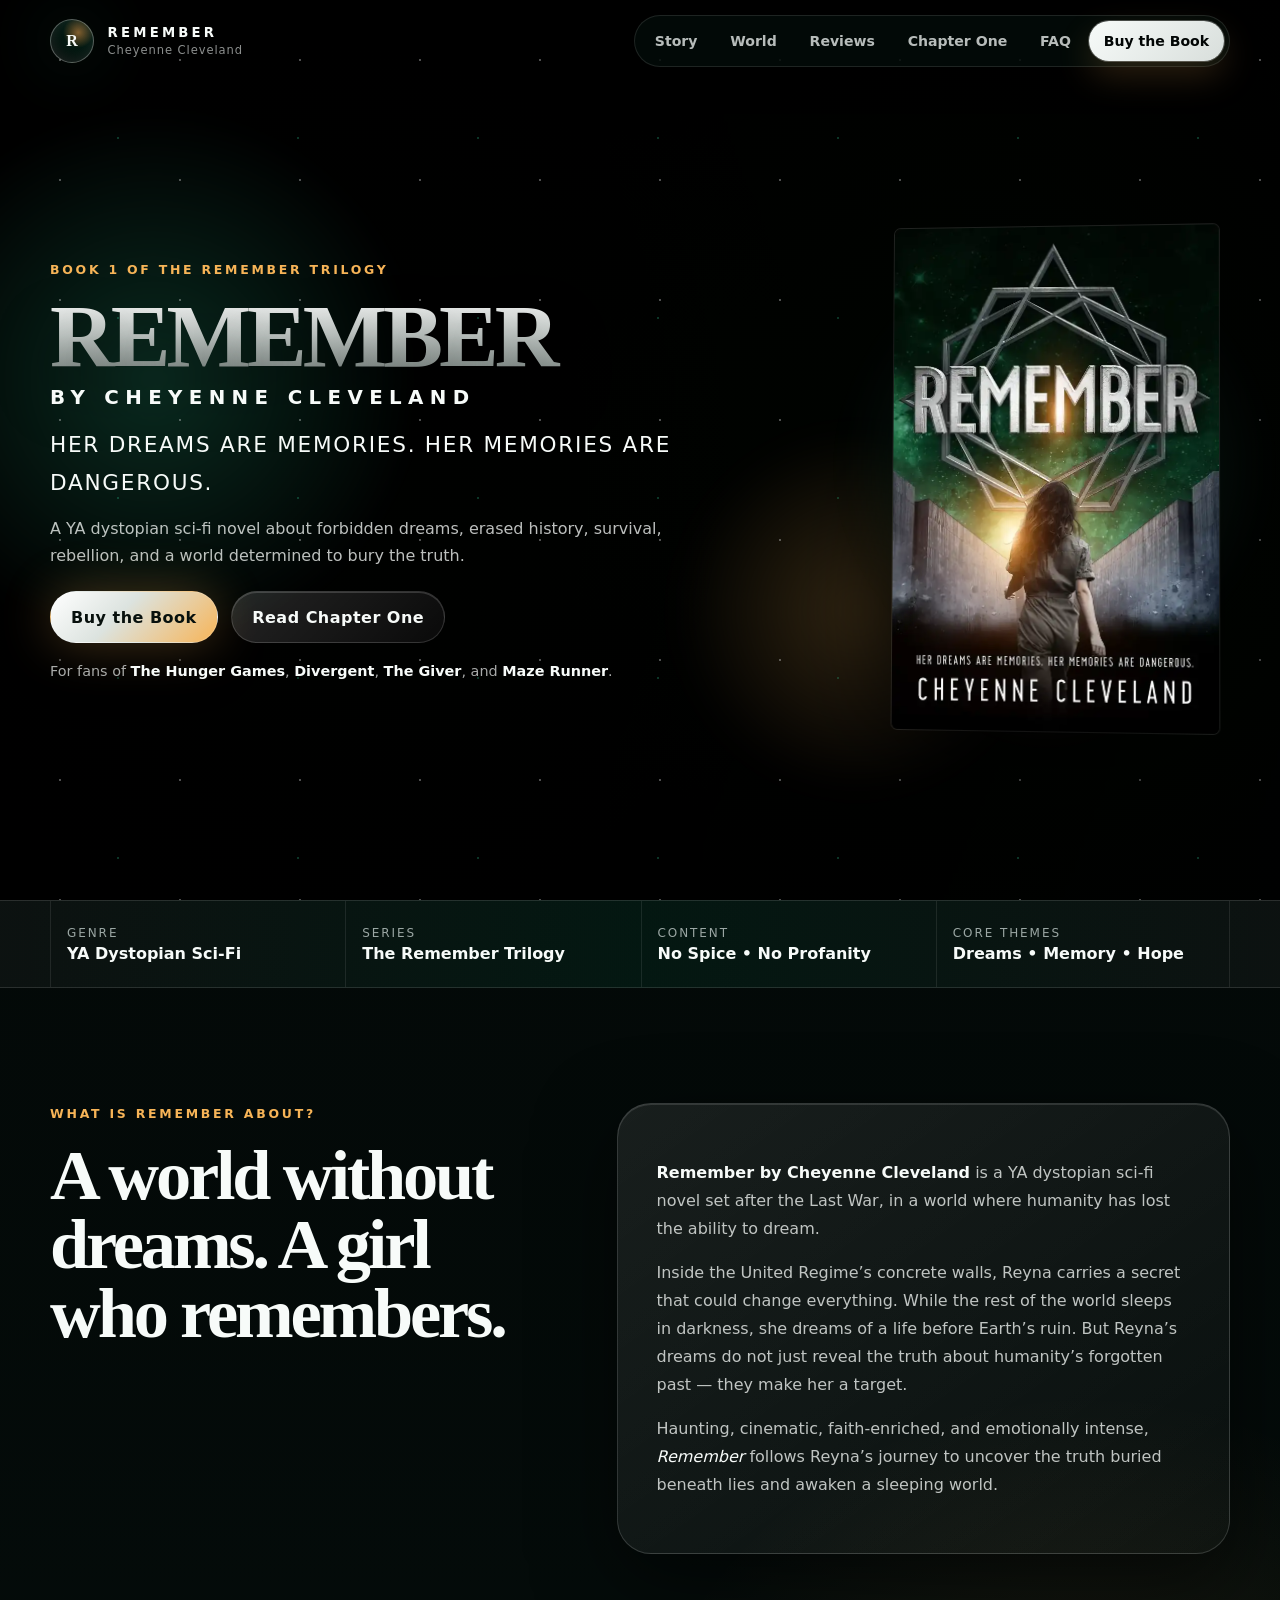
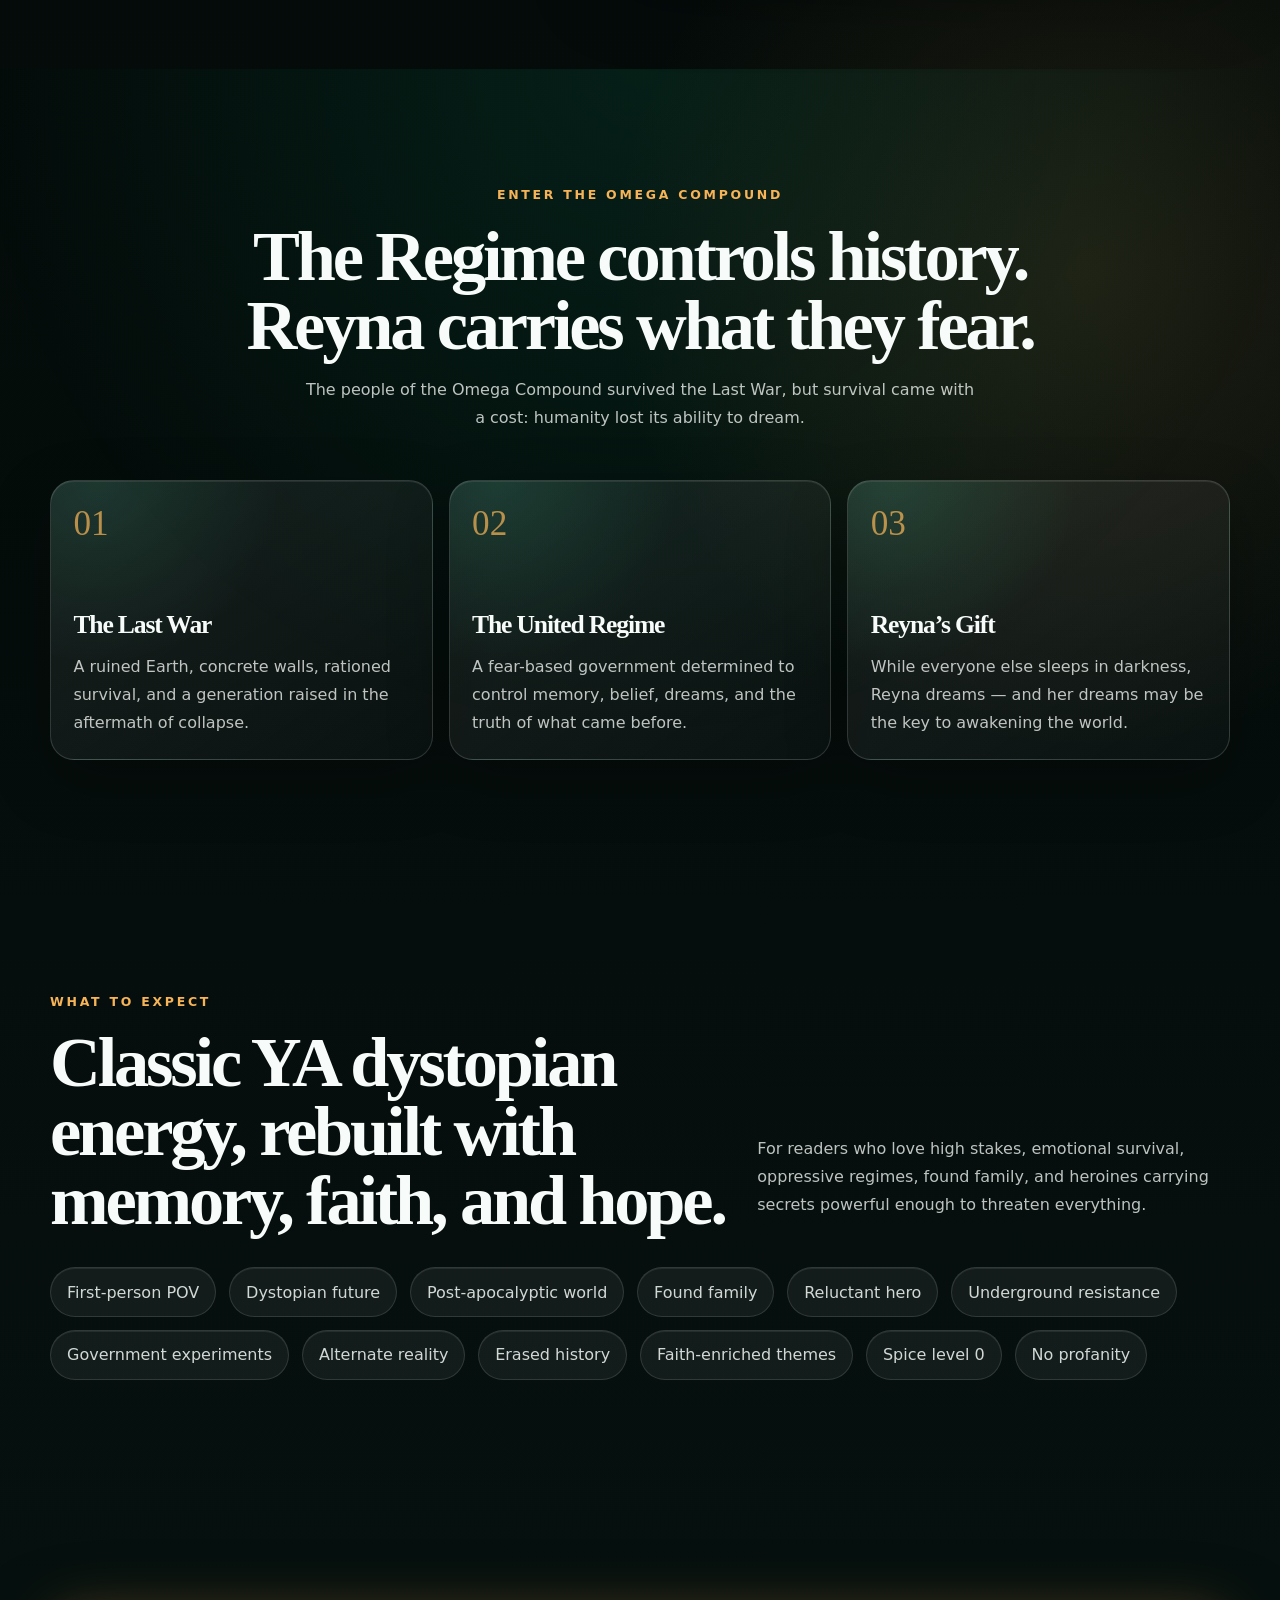
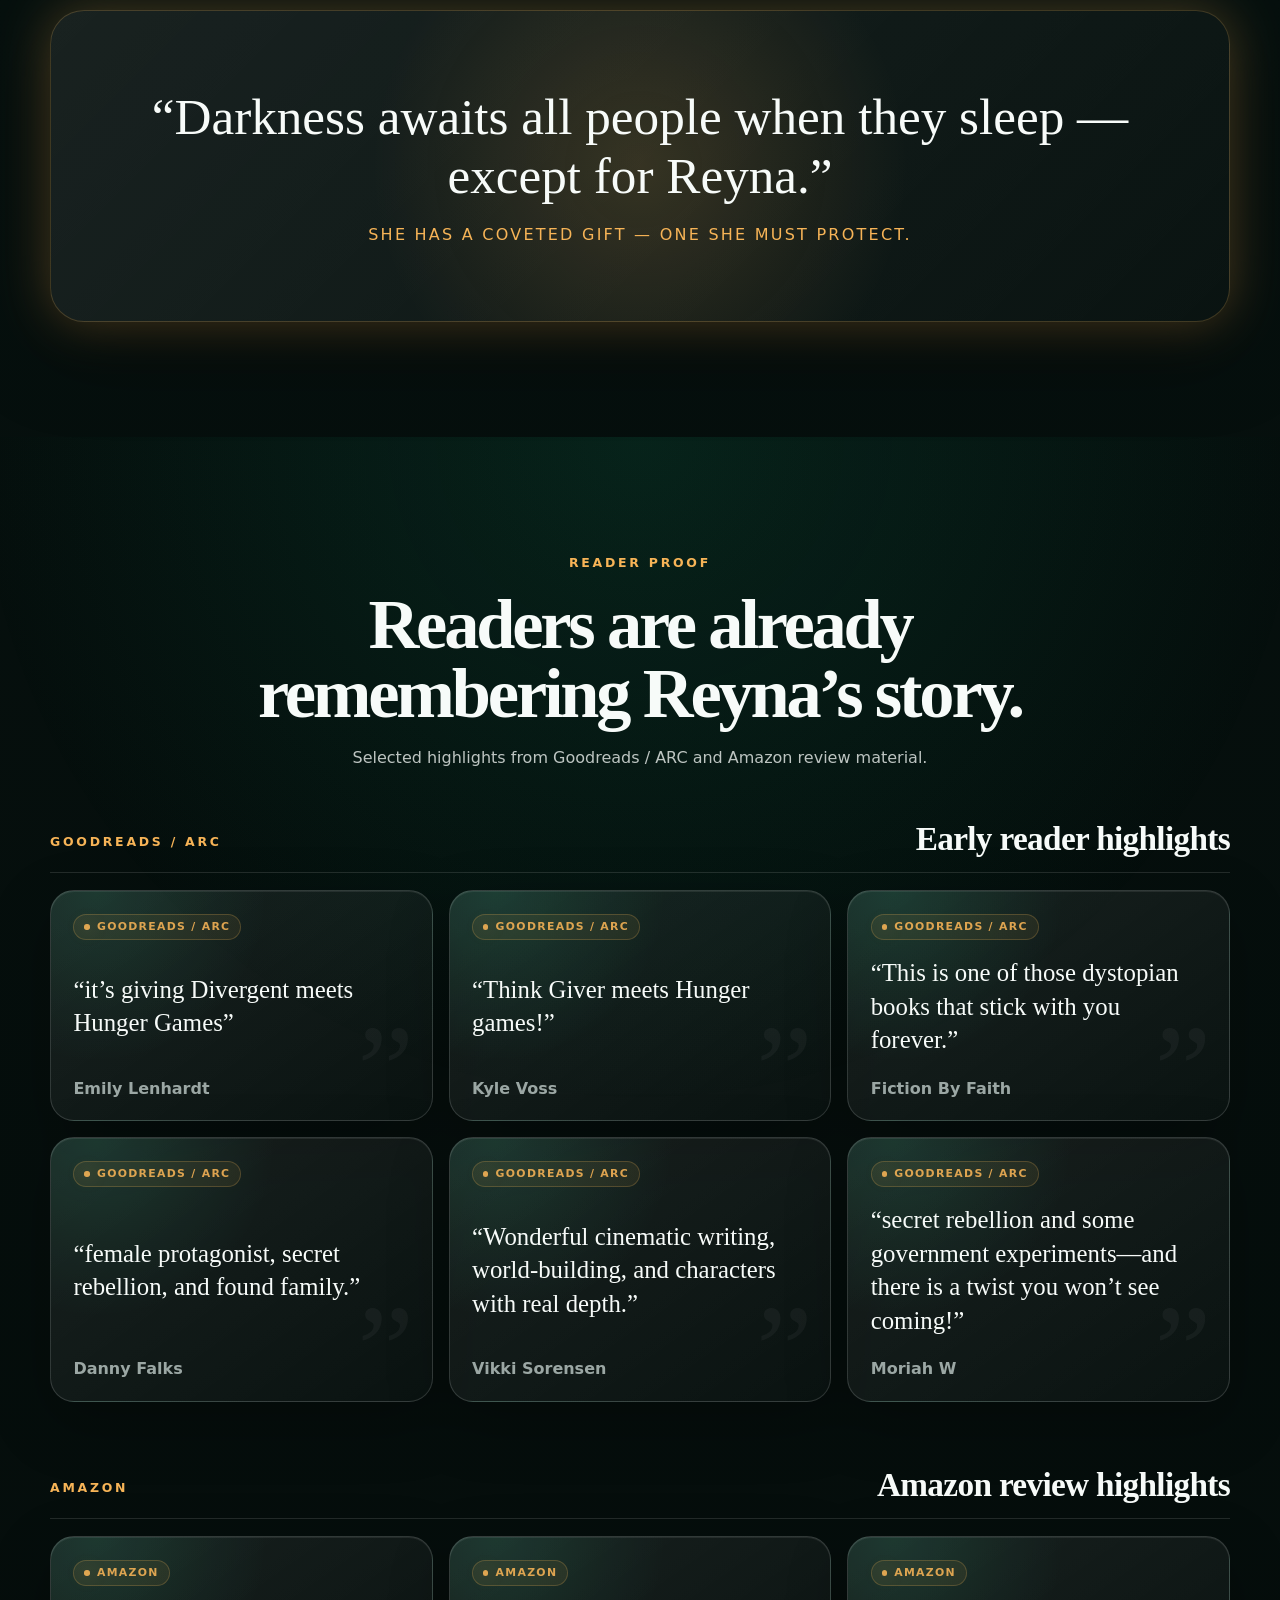
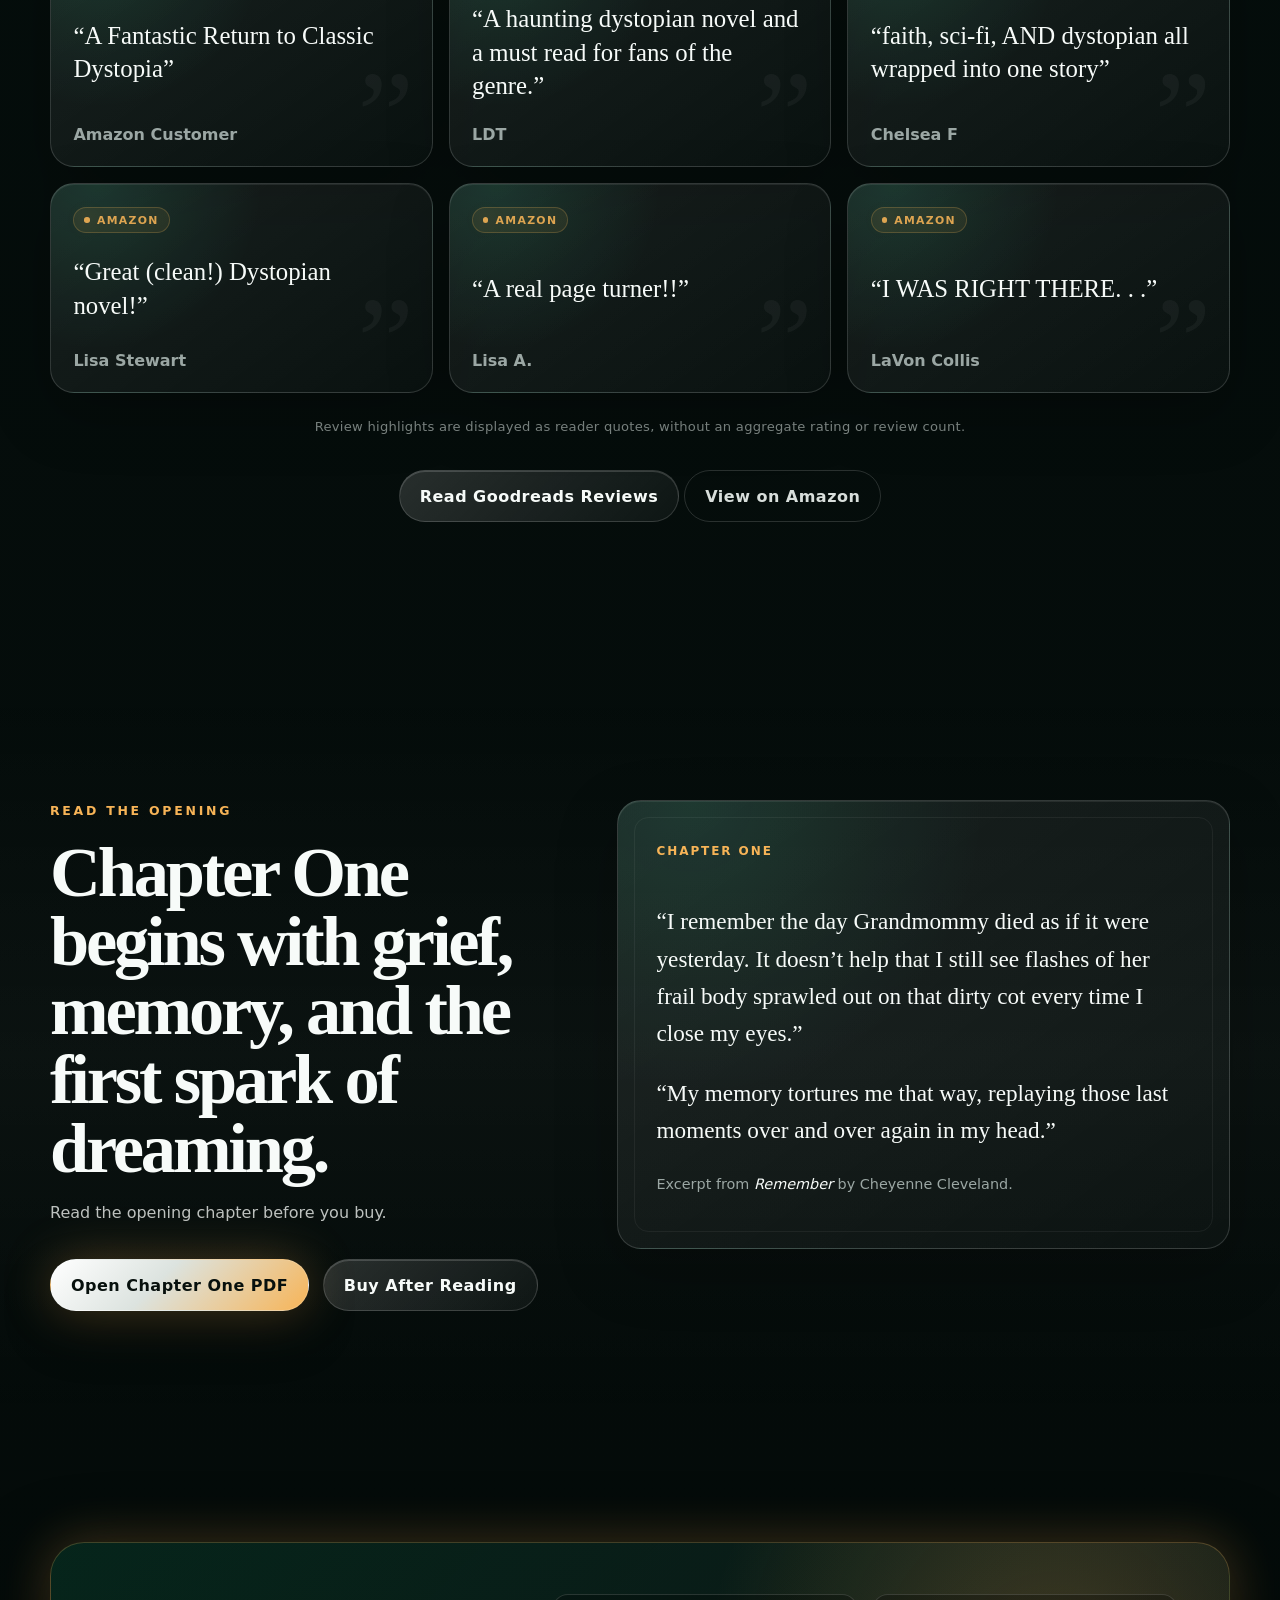
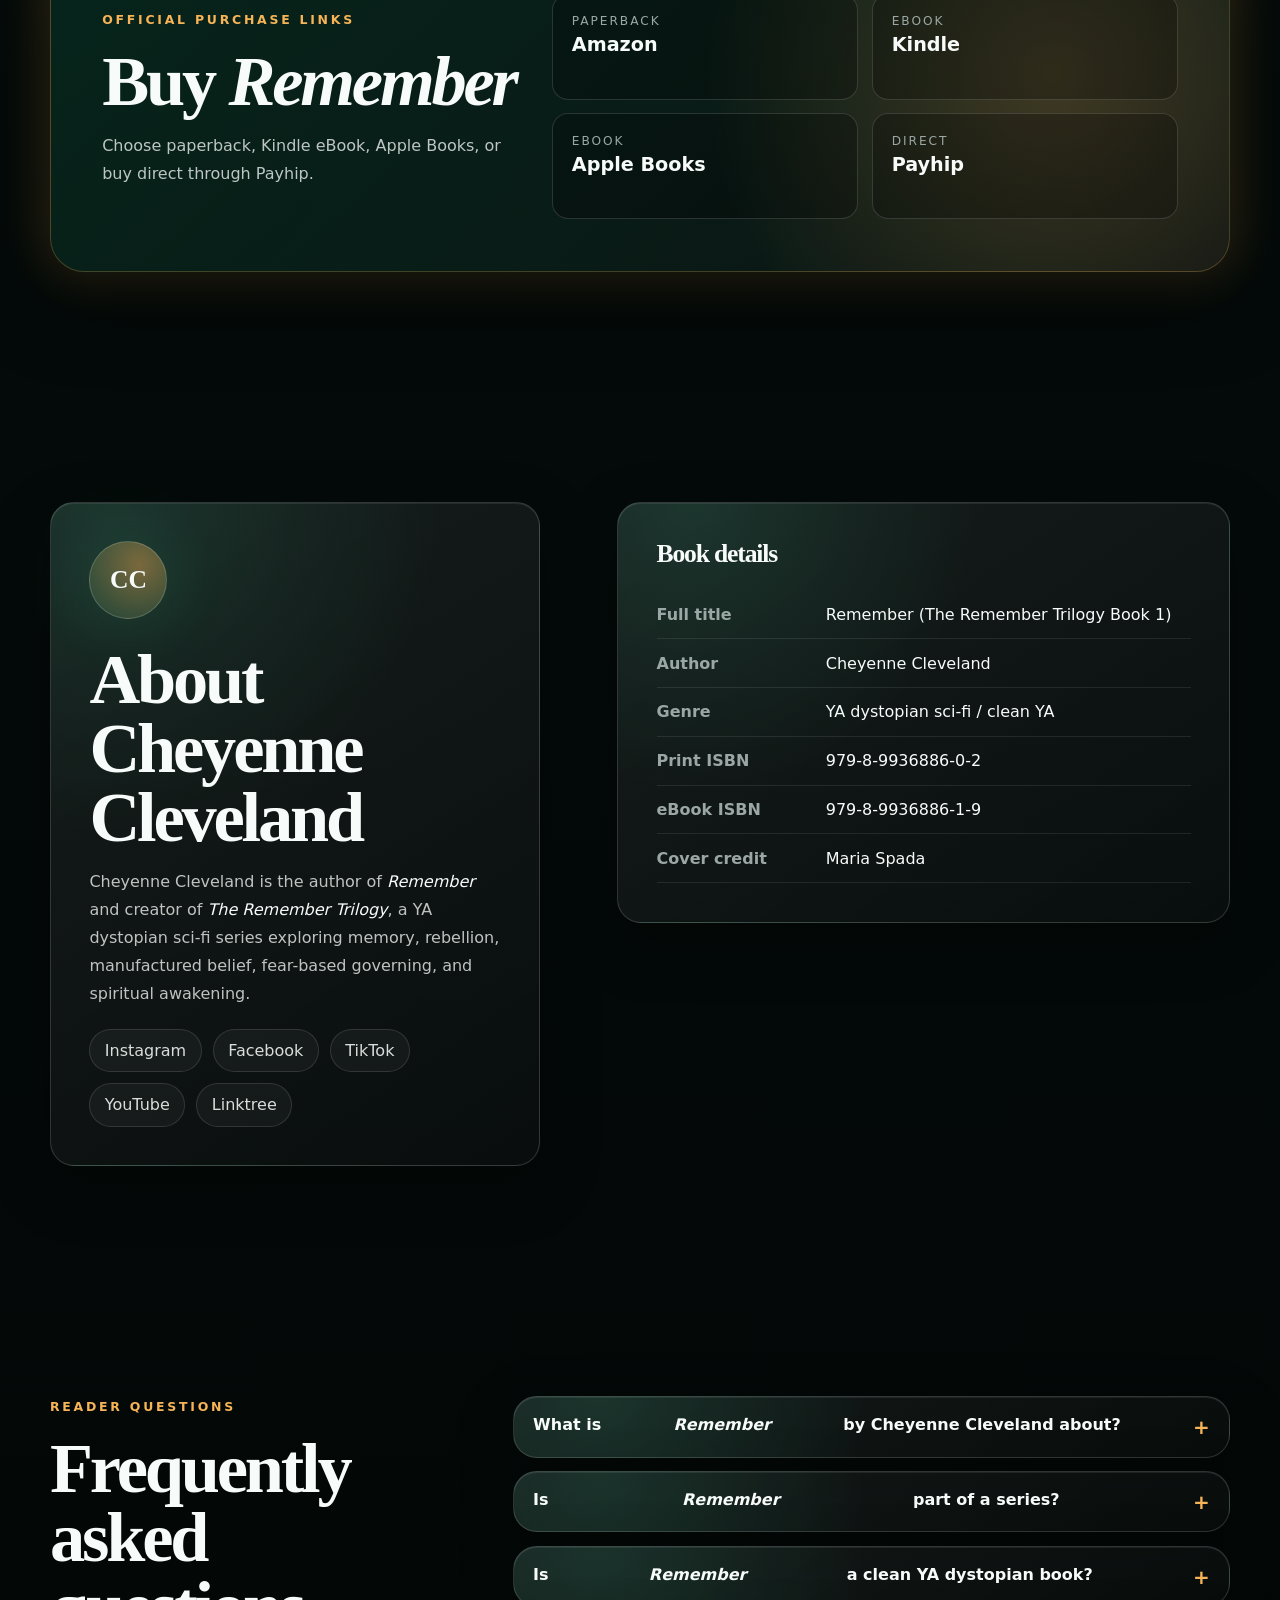
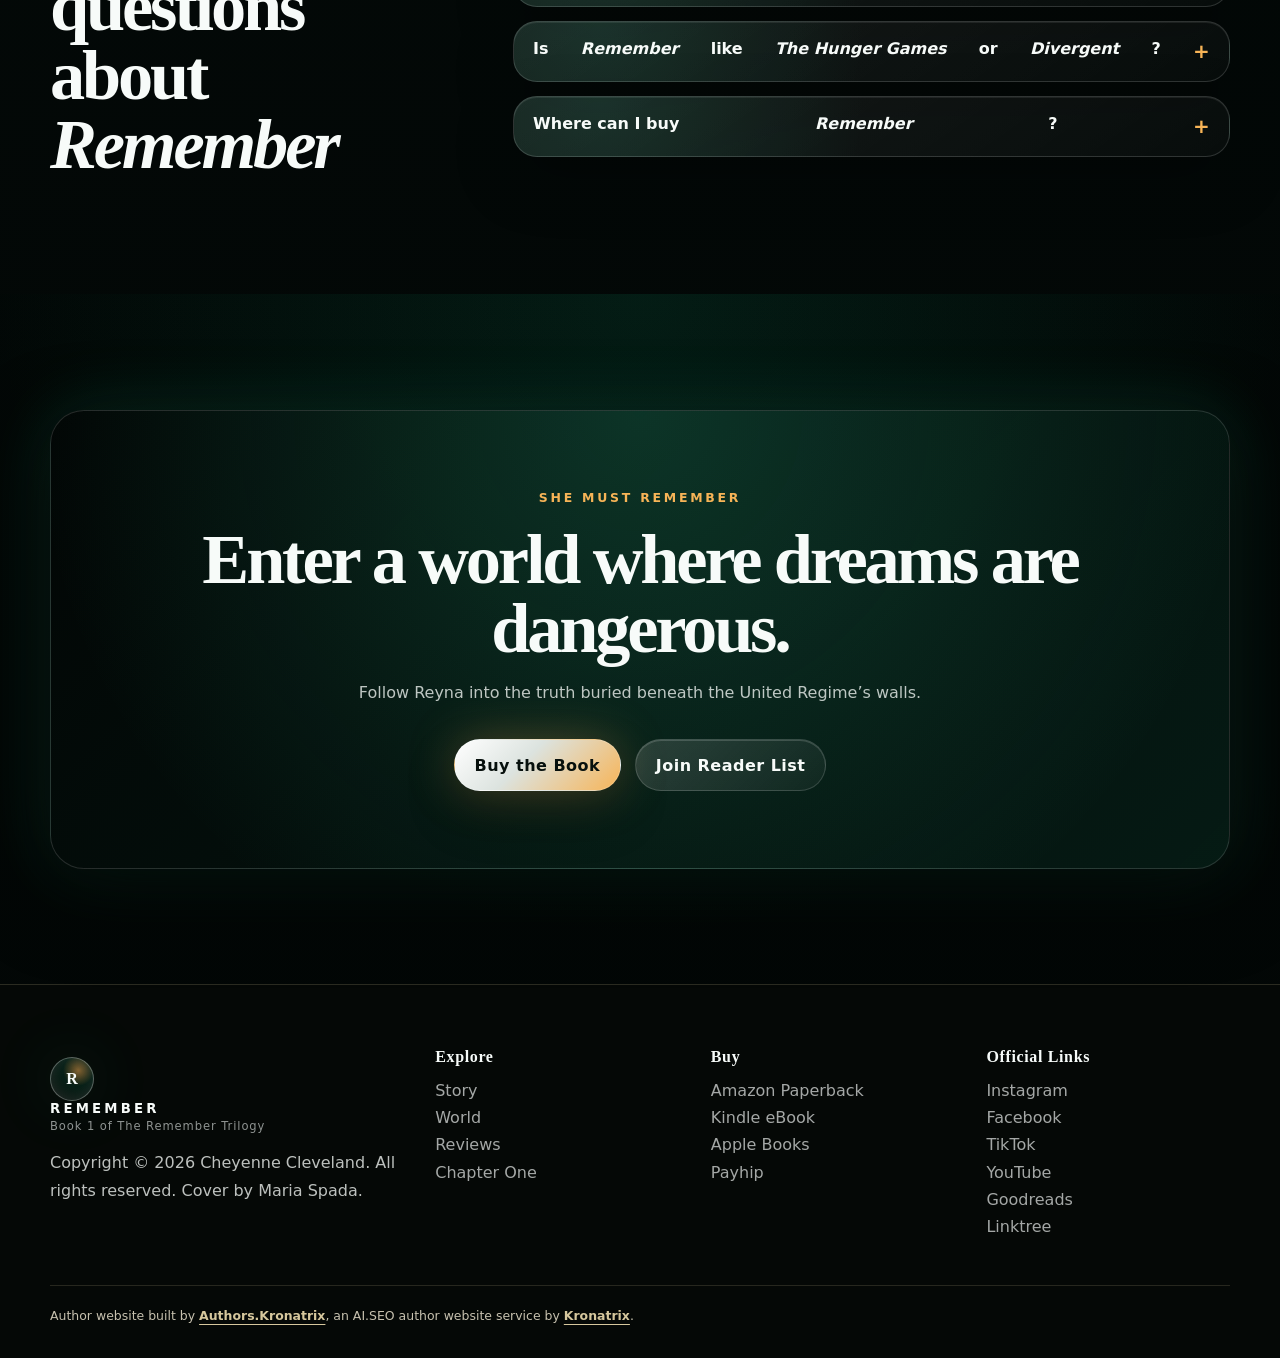
<file: index.html>
<!doctype html>
<html lang="en">
<head>
  <meta charset="utf-8">
  <meta name="viewport" content="width=device-width, initial-scale=1">
  <title>Remember by Cheyenne Cleveland | YA Dystopian Sci-Fi Novel</title>
  <meta name="description" content="Discover Remember by Cheyenne Cleveland, a YA dystopian sci-fi novel about dreams, memory, rebellion, survival, faith-enriched hope, and a world determined to erase the truth.">
  <meta name="robots" content="index, follow, max-image-preview:large">
  <meta http-equiv="Content-Security-Policy" content="default-src 'self'; img-src 'self' data: https:; style-src 'self' 'unsafe-inline'; script-src 'self' 'unsafe-inline'; object-src 'none'; base-uri 'self'; form-action 'self'; upgrade-insecure-requests">
  <meta name="author" content="Cheyenne Cleveland">
  <meta name="publisher" content="Cheyenne Cleveland">
  <meta name="site-built-by" content="Authors.Kronatrix">
  <meta name="site-builder" content="Authors.Kronatrix author websites and AI.SEO">
  <meta name="site-builder-url" content="https://authors.kronatrix.co.uk/">
  <meta name="kronatrix-url" content="https://kronatrix.co.uk/">
  <meta name="keywords" content="Remember by Cheyenne Cleveland, Cheyenne Cleveland author, Remember book, The Remember Trilogy, YA dystopian sci-fi, clean YA dystopian, post-apocalyptic fiction, forbidden dreams, erased history, found family, reluctant hero, underground resistance">
  <meta name="theme-color" content="#08251d">
  <link rel="canonical" href="https://cheyenneclevelandbooks.github.io/">

  <meta property="og:type" content="website">
  <meta property="og:locale" content="en_US">
  <meta property="og:title" content="Remember by Cheyenne Cleveland">
  <meta property="og:description" content="A YA dystopian sci-fi novel for fans of The Hunger Games, Divergent, The Giver, and Maze Runner.">
  <meta property="og:image" content="https://cheyenneclevelandbooks.github.io/remember-by-cheyenne-cleveland-social-preview.jpg">
  <meta property="og:image:secure_url" content="https://cheyenneclevelandbooks.github.io/remember-by-cheyenne-cleveland-social-preview.jpg">
  <meta property="og:image:type" content="image/jpeg">
  <meta property="og:image:width" content="1200">
  <meta property="og:image:height" content="630">
  <meta property="og:image:alt" content="Remember by Cheyenne Cleveland official book cover preview">
  <meta property="og:url" content="https://cheyenneclevelandbooks.github.io/">
  <meta property="og:site_name" content="Remember by Cheyenne Cleveland">

  <meta name="twitter:card" content="summary_large_image">
  <meta name="twitter:title" content="Remember by Cheyenne Cleveland">
  <meta name="twitter:description" content="Her dreams are memories. Her memories are dangerous.">
  <meta name="twitter:image" content="https://cheyenneclevelandbooks.github.io/remember-by-cheyenne-cleveland-social-preview.jpg">
  <meta name="twitter:image:alt" content="Remember by Cheyenne Cleveland official book cover preview">
  <meta name="twitter:url" content="https://cheyenneclevelandbooks.github.io/">
  <link rel="icon" href='data:image/svg+xml,<svg xmlns="http://www.w3.org/2000/svg" viewBox="0 0 64 64"><rect width="64" height="64" rx="14" fill="%2308201a"/><text x="32" y="42" font-size="34" text-anchor="middle" fill="%23f7b457" font-family="Georgia">R</text></svg>'>
  <link rel="apple-touch-icon" sizes="192x192" href="favicon-192.png">
  <link rel="alternate" type="application/pdf" href="chapter-one-teaser.pdf" title="Remember Chapter One Teaser PDF">
  <link rel="alternate" type="text/plain" href="llms.txt" title="AI summary for Remember by Cheyenne Cleveland">
  <link rel="alternate" type="text/plain" href="humans.txt" title="Website credits for Remember by Cheyenne Cleveland">
  <style>:root{--black:#020605;--black-2:#07100e;--green-950:#041611;--green-900:#08251d;--green-800:#0f3a2e;--green-500:#13c58a;--emerald:#38f0b3;--gold:#f7b457;--silver:#d8dedb;--mist:#9ba7a4;--concrete:#6e7775;--white:#f7fbf9;--line:rgba(216,222,219,0.18);--glass:rgba(4,18,14,0.72);--glass-strong:rgba(4,18,14,0.9);--shadow:0 24px 80px rgba(0,0,0,0.55);--gold-glow:0 0 50px rgba(247,180,87,0.28);--green-glow:0 0 70px rgba(56,240,179,0.14);--radius-xl:34px;--radius-lg:24px;--radius-md:16px;--shell:1180px;--font-body:Inter,ui-sans-serif,system-ui,-apple-system,BlinkMacSystemFont,"Segoe UI",sans-serif;--font-display:"Optima","Segoe UI",Candara,Georgia,serif;--font-serif:Georgia,"Times New Roman",serif}*{box-sizing:border-box}html{scroll-behavior:smooth}body{margin:0;font-family:var(--font-body);color:var(--white);background:radial-gradient(circle at 50% -10%,rgba(30,145,105,0.24),transparent 36rem),radial-gradient(circle at 85% 20%,rgba(247,180,87,0.11),transparent 30rem),linear-gradient(180deg,var(--black),#06100e 34%,#020605);overflow-x:hidden}body::before{content:"";position:fixed;inset:0;pointer-events:none;z-index:-3;opacity:0.26;background-image:linear-gradient(rgba(255,255,255,0.04) 1px,transparent 1px),linear-gradient(90deg,rgba(255,255,255,0.035) 1px,transparent 1px);background-size:72px 72px;mask-image:radial-gradient(circle at center,black,transparent 72%)}img{max-width:100%;display:block}a{color:inherit;text-decoration:none}p{color:rgba(247,251,249,0.76);line-height:1.75}strong,em{color:var(--white)}.skip-link{position:fixed;left:1rem;top:1rem;transform:translateY(-150%);z-index:1000;padding:0.75rem 1rem;border-radius:999px;background:var(--white);color:var(--black);font-weight:800}.skip-link:focus{transform:translateY(0)}.shell{width:min(var(--shell),calc(100% - 2rem));margin-inline:auto}.site-header{position:fixed;inset:0 0 auto;z-index:50;transition:background 250ms ease,border-color 250ms ease,transform 250ms ease;border-bottom:1px solid transparent}.site-header.is-scrolled{background:rgba(2,6,5,0.74);border-color:rgba(255,255,255,0.09);backdrop-filter:blur(18px)}.nav{min-height:82px;display:flex;align-items:center;justify-content:space-between;gap:1rem}.brand{display:inline-flex;align-items:center;gap:0.85rem;min-width:max-content}.brand-mark{width:44px;height:44px;display:grid;place-items:center;border:1px solid rgba(216,222,219,0.38);border-radius:50%;color:var(--white);background:radial-gradient(circle at 65% 30%,rgba(247,180,87,0.52),rgba(19,197,138,0.12) 38%,rgba(255,255,255,0.06));box-shadow:var(--green-glow),inset 0 0 14px rgba(255,255,255,0.08);font-family:var(--font-serif);font-weight:800}.brand strong{display:block;font-size:0.83rem;letter-spacing:0.24em}.brand small{display:block;margin-top:0.14rem;color:rgba(247,251,249,0.57);font-size:0.72rem;letter-spacing:0.08em}.nav-panel{display:flex;align-items:center;gap:0.25rem;padding:0.34rem;border:1px solid rgba(255,255,255,0.11);border-radius:999px;background:rgba(5,17,14,0.55);box-shadow:0 14px 34px rgba(0,0,0,0.18);backdrop-filter:blur(16px)}.nav-panel a{padding:0.72rem 0.9rem;border-radius:999px;color:rgba(247,251,249,0.74);font-size:0.88rem;font-weight:700;transition:180ms ease}.nav-panel a:hover,.nav-panel a:focus-visible{color:var(--white);background:rgba(255,255,255,0.08);outline:none}.nav-panel .nav-cta{color:var(--black);background:linear-gradient(135deg,var(--white),var(--silver));box-shadow:0 0 0 1px rgba(255,255,255,0.25),0 14px 34px rgba(247,180,87,0.18)}.nav-panel .nav-cta:hover{background:linear-gradient(135deg,var(--gold),#fff0d6);color:#1b1208}.nav-toggle{display:none}.hero{position:relative;min-height:100svh;display:grid;align-items:center;overflow:hidden;padding:clamp(5.4rem,9vh,6.6rem) 0 clamp(1.8rem,4vh,3rem)}.hero-bg{position:absolute;inset:0;z-index:-3;background:linear-gradient(90deg,rgba(2,6,5,0.97) 0%,rgba(2,6,5,0.86) 48%,rgba(2,6,5,0.92) 100%),radial-gradient(circle at 72% 44%,rgba(247,180,87,.18),transparent 28rem),radial-gradient(circle at 22% 58%,rgba(56,240,179,.16),transparent 26rem);filter:saturate(1.05) contrast(1.05);opacity:1;transform:none}.hero::before,.hero::after{content:"";position:absolute;pointer-events:none;z-index:-2}.hero::before{width:48vw;aspect-ratio:1;left:-12vw;top:8vh;background:radial-gradient(circle,rgba(56,240,179,0.18),transparent 62%);filter:blur(10px)}.hero::after{width:34vw;aspect-ratio:1;right:16vw;bottom:8vh;background:radial-gradient(circle,rgba(247,180,87,0.2),transparent 58%);filter:blur(18px)}.spark-field{position:absolute;inset:0;z-index:-1;opacity:0.34;background-image:radial-gradient(circle,rgba(255,255,255,0.9) 0 1px,transparent 1.3px),radial-gradient(circle,rgba(56,240,179,0.65) 0 1px,transparent 1.2px);background-size:120px 120px,180px 180px;background-position:0 0,28px 48px}.hero-grid{display:grid;grid-template-columns:minmax(0,1.02fr) minmax(260px,0.62fr);gap:clamp(1.5rem,4vw,4rem);align-items:center;min-height:calc(100svh - clamp(7rem,14vh,9.5rem))}.eyebrow{margin:0 0 1rem;color:var(--gold);font-size:0.78rem;font-weight:900;letter-spacing:0.22em;text-transform:uppercase}h1,h2,h3{margin:0;line-height:0.98;letter-spacing:-0.045em;font-family:var(--font-display)}h1{max-width:760px;font-size:clamp(3rem,8.1vw,7.2rem);text-transform:uppercase}h1 span{display:block;background:linear-gradient(180deg,#ffffff 0%,#c7cecb 48%,#798480 100%);-webkit-background-clip:text;color:transparent;text-shadow:0 26px 60px rgba(0,0,0,0.36)}h1 small{display:block;margin-top:0.55rem;color:var(--white);font-family:var(--font-body);font-size:clamp(1rem,1.9vw,1.7rem);font-weight:900;letter-spacing:0.34em;line-height:1.25}h2{font-size:clamp(2.2rem,5.5vw,5.2rem)}h3{font-size:clamp(1.25rem,2vw,1.7rem)}.tagline{margin:1.2rem 0 0;font-size:clamp(1.05rem,2vw,1.55rem);color:var(--white);letter-spacing:0.08em;text-transform:uppercase}.hero-lede{max-width:650px;margin:1.4rem 0 0;font-size:clamp(1.02rem,1.5vw,1.2rem)}.hero-actions,.button-row{display:flex;flex-wrap:wrap;gap:0.85rem;margin-top:2rem}.btn{display:inline-flex;align-items:center;justify-content:center;min-height:52px;padding:0.9rem 1.25rem;border-radius:999px;border:1px solid rgba(255,255,255,0.15);font-weight:900;letter-spacing:0.03em;transition:transform 180ms ease,border-color 180ms ease,background 180ms ease,box-shadow 180ms ease}.btn:hover{transform:translateY(-2px)}.btn:focus-visible,button:focus-visible,a:focus-visible{outline:2px solid var(--gold);outline-offset:4px}.btn-primary{color:#07100d;background:linear-gradient(135deg,#ffffff,#dce3df 42%,#f7b457);box-shadow:var(--gold-glow),0 22px 50px rgba(0,0,0,0.3)}.btn-secondary{color:var(--white);background:linear-gradient(135deg,rgba(255,255,255,0.14),rgba(255,255,255,0.04));box-shadow:inset 0 1px 0 rgba(255,255,255,0.16)}.btn-ghost{color:var(--silver);background:transparent}.btn:hover{border-color:rgba(255,255,255,0.36)}.comparison{margin-top:1.5rem;max-width:720px;font-size:0.96rem;color:rgba(247,251,249,0.68)}.cover-stage{position:relative;justify-self:center;width:min(34vw,390px);max-width:100%;perspective:1400px}.cover-aura{position:absolute;inset:8% -15% -5%;z-index:-1;border-radius:50%;background:radial-gradient(circle at 48% 68%,rgba(247,180,87,0.4),transparent 29%),radial-gradient(circle at 50% 42%,rgba(56,240,179,0.24),transparent 55%);filter:blur(18px)}.cover-stage img{width:100%;max-height:calc(100svh - 9.8rem);object-fit:contain;border-radius:6px;box-shadow:0 30px 110px rgba(0,0,0,0.72),0 0 0 1px rgba(255,255,255,0.15);transform:rotateY(-5deg) rotateX(2deg)}.cover-badge{position:absolute;right:-1.2rem;bottom:10%;padding:0.9rem 1rem;border:1px solid rgba(255,255,255,0.18);border-radius:20px;background:rgba(3,13,10,0.82);backdrop-filter:blur(16px);box-shadow:var(--shadow)}.cover-badge span,.cover-badge strong{display:block}.cover-badge span{color:var(--gold);font-size:0.72rem;letter-spacing:0.15em;text-transform:uppercase}.cover-badge strong{margin-top:0.2rem}.signal-strip{border-block:1px solid rgba(255,255,255,0.12);background:linear-gradient(90deg,rgba(255,255,255,0.04),rgba(19,197,138,0.08),rgba(255,255,255,0.04))}.signal-grid{display:grid;grid-template-columns:repeat(4,1fr);gap:1px}.signal-grid div{padding:1.1rem 1rem;min-height:86px;display:flex;flex-direction:column;justify-content:center;border-left:1px solid rgba(255,255,255,0.09)}.signal-grid div:last-child{border-right:1px solid rgba(255,255,255,0.09)}.signal-grid span{color:var(--mist);font-size:0.75rem;text-transform:uppercase;letter-spacing:0.16em}.signal-grid strong{margin-top:0.25rem;color:var(--white)}.section{padding:clamp(4.5rem,9vw,8rem) 0;position:relative}.two-col,.excerpt-layout,.author-grid,.faq-layout{display:grid;grid-template-columns:0.8fr 1fr;gap:clamp(2rem,6vw,5rem);align-items:start}.prose{padding:clamp(1.4rem,3vw,2.4rem);border:1px solid var(--line);border-radius:var(--radius-xl);background:linear-gradient(145deg,rgba(255,255,255,0.085),rgba(255,255,255,0.025));box-shadow:var(--shadow),inset 0 1px 0 rgba(255,255,255,0.12)}.centered{max-width:820px;margin:0 auto 3rem;text-align:center}.centered p{margin-inline:auto;max-width:680px}.world-section::before,.reviews-section::before,.final-cta::before{content:"";position:absolute;inset:0;z-index:-1;background:radial-gradient(circle at 50% 0,rgba(19,197,138,0.11),transparent 42rem)}.world-grid,.review-grid{display:grid;grid-template-columns:repeat(3,1fr);gap:1rem}.world-card,.review-card,.author-card,.author-details,.excerpt-card,.faq-item{border:1px solid var(--line);border-radius:var(--radius-lg);background:linear-gradient(145deg,rgba(255,255,255,0.08),rgba(255,255,255,0.025)),radial-gradient(circle at 12% 0,rgba(56,240,179,0.12),transparent 42%);box-shadow:0 20px 60px rgba(0,0,0,0.28),inset 0 1px 0 rgba(255,255,255,0.08)}.world-card{min-height:280px;padding:1.4rem;display:flex;flex-direction:column;justify-content:flex-end;transition:transform 200ms ease,border-color 200ms ease}.world-card:hover{transform:translateY(-6px);border-color:rgba(247,180,87,0.35)}.card-index{margin-bottom:auto;color:rgba(247,180,87,0.72);font-family:var(--font-serif);font-size:2.2rem}.world-card p{margin-bottom:0}.split-heading{display:grid;grid-template-columns:1fr 0.7fr;gap:2rem;align-items:end;margin-bottom:2rem}.pill-grid{display:flex;flex-wrap:wrap;gap:0.8rem}.pill-grid span{padding:0.9rem 1rem;border:1px solid rgba(255,255,255,0.13);border-radius:999px;background:rgba(255,255,255,0.055);color:rgba(247,251,249,0.84);box-shadow:inset 0 1px 0 rgba(255,255,255,0.08)}.quote-panel{padding:clamp(2rem,6vw,5rem);border:1px solid rgba(247,180,87,0.22);border-radius:var(--radius-xl);text-align:center;background:radial-gradient(circle at 50% 50%,rgba(247,180,87,0.16),transparent 44%),linear-gradient(135deg,rgba(255,255,255,0.08),rgba(255,255,255,0.02));box-shadow:var(--gold-glow),var(--shadow)}.quote-panel p{margin:0;color:var(--white);font-family:var(--font-serif);font-size:clamp(1.8rem,4vw,4.1rem);line-height:1.15}.quote-panel span{display:block;margin-top:1.2rem;color:var(--gold);letter-spacing:0.14em;text-transform:uppercase}.review-marquee{overflow:hidden;border-block:1px solid rgba(255,255,255,0.1);margin:0 0 2rem;mask-image:linear-gradient(90deg,transparent,black 12%,black 88%,transparent)}.marquee-track{display:flex;width:max-content;gap:2rem;padding:1rem 0;animation:marquee 25s linear infinite}.marquee-track span{color:var(--gold);text-transform:uppercase;letter-spacing:0.14em;font-size:0.8rem;font-weight:900}@keyframes marquee{to{transform:translateX(-50%)}}.review-card{padding:1.4rem;min-height:210px;display:flex;flex-direction:column;justify-content:space-between}.review-card p{margin:0;color:var(--white);font-family:var(--font-serif);font-size:clamp(1.18rem,2vw,1.55rem);line-height:1.35}.review-card footer{margin-top:1.4rem;color:var(--mist);font-weight:800}.review-actions{margin-top:2rem}.excerpt-section{background:linear-gradient(180deg,transparent,rgba(255,255,255,0.03),transparent)}.excerpt-card{padding:clamp(1.5rem,3vw,2.5rem);position:relative}.excerpt-card::before{content:"";position:absolute;inset:1rem;border:1px solid rgba(255,255,255,0.06);border-radius:calc(var(--radius-lg) - 0.6rem);pointer-events:none}.chapter-label{display:inline-flex;margin-bottom:1.4rem;color:var(--gold);text-transform:uppercase;letter-spacing:0.16em;font-size:0.75rem;font-weight:900}.excerpt-card p{color:var(--white);font-family:var(--font-serif);font-size:clamp(1.1rem,2vw,1.45rem);line-height:1.6}.excerpt-card .excerpt-note{color:var(--mist);font-family:var(--font-body);font-size:0.9rem}.buy-panel{display:grid;grid-template-columns:0.8fr 1.2fr;gap:2rem;align-items:center;padding:clamp(1.6rem,4vw,3.2rem);border:1px solid rgba(247,180,87,0.24);border-radius:var(--radius-xl);background:radial-gradient(circle at 85% 40%,rgba(247,180,87,0.22),transparent 34%),linear-gradient(135deg,rgba(19,197,138,0.14),rgba(255,255,255,0.04));box-shadow:var(--shadow),var(--gold-glow)}.buy-grid{display:grid;grid-template-columns:repeat(2,1fr);gap:0.85rem}.buy-grid a{padding:1.2rem;min-height:106px;border-radius:var(--radius-md);border:1px solid rgba(255,255,255,0.14);background:rgba(0,0,0,0.25);transition:transform 180ms ease,border-color 180ms ease,background 180ms ease}.buy-grid a:hover{transform:translateY(-4px);border-color:rgba(247,180,87,0.42);background:rgba(255,255,255,0.07)}.buy-grid span{display:block;color:var(--mist);font-size:0.76rem;text-transform:uppercase;letter-spacing:0.16em}.buy-grid strong{display:block;margin-top:0.34rem;font-size:1.2rem}.author-card,.author-details{padding:clamp(1.5rem,3vw,2.4rem)}.author-monogram{width:78px;height:78px;display:grid;place-items:center;margin-bottom:1.6rem;border-radius:50%;border:1px solid rgba(255,255,255,0.17);background:radial-gradient(circle at 65% 30%,rgba(247,180,87,0.44),rgba(56,240,179,0.12));font-family:var(--font-serif);font-size:1.6rem;font-weight:900;box-shadow:var(--green-glow)}.social-links{display:flex;flex-wrap:wrap;gap:0.7rem;margin-top:1.3rem}.social-links a{padding:0.7rem 0.9rem;border:1px solid rgba(255,255,255,0.12);border-radius:999px;color:var(--silver);background:rgba(255,255,255,0.04)}dl{margin:1.5rem 0 0}dl div{display:grid;grid-template-columns:0.42fr 1fr;gap:1rem;padding:0.9rem 0;border-bottom:1px solid rgba(255,255,255,0.09)}dt{color:var(--mist);font-weight:800}dd{margin:0;color:var(--white)}.faq-layout{grid-template-columns:0.7fr 1.3fr}.faq-list{display:grid;gap:0.85rem}.faq-item{overflow:hidden}.faq-item button{width:100%;border:0;color:var(--white);background:transparent;cursor:pointer;padding:1.1rem 1.2rem;text-align:left;font:inherit;font-weight:900;display:flex;justify-content:space-between;gap:1rem}.faq-item button::after{content:"+";color:var(--gold);font-size:1.25rem}.faq-item.is-open button::after{content:"−"}.faq-item div{display:grid;grid-template-rows:0fr;transition:grid-template-rows 220ms ease}.faq-item div>p{overflow:hidden;margin:0;padding:0 1.2rem}.faq-item.is-open div{grid-template-rows:1fr}.faq-item.is-open div>p{padding-bottom:1.2rem}.final-panel{padding:clamp(2rem,6vw,5rem);border-radius:var(--radius-xl);text-align:center;border:1px solid rgba(255,255,255,0.14);background:radial-gradient(circle at 50% 0%,rgba(56,240,179,0.17),transparent 38rem),linear-gradient(135deg,rgba(2,6,5,0.92),rgba(6,30,23,0.86));box-shadow:var(--shadow),var(--green-glow)}.final-panel p{max-width:690px;margin-inline:auto}.centered-buttons{justify-content:center}.site-footer{padding:4rem 0 2rem;border-top:1px solid rgba(255,255,255,0.11);background:rgba(0,0,0,0.26)}.footer-grid{display:grid;grid-template-columns:1.45fr repeat(3,1fr);gap:2rem}.site-footer h3{margin-bottom:1rem;font-size:1rem;letter-spacing:0.04em}.site-footer a{display:block;color:rgba(247,251,249,0.66);margin:0.52rem 0;transition:color 180ms ease}.site-footer a:hover{color:var(--gold)}.footer-brand{margin-bottom:1rem}.footer-bottom{margin-top:2.5rem;padding-top:1.3rem;border-top:1px solid rgba(255,255,255,0.08)}.footer-bottom a{display:inline;color:var(--silver);text-decoration:underline;text-underline-offset:4px}.reveal{opacity:1;transform:none;transition:none}.reveal.is-visible{opacity:1;transform:none}.hero .reveal{opacity:1;transform:none}@media (max-width:980px){.nav-toggle{display:inline-flex;width:48px;height:48px;border:1px solid rgba(255,255,255,0.16);border-radius:50%;background:rgba(255,255,255,0.06);align-items:center;justify-content:center;flex-direction:column;gap:5px}.nav-toggle span{width:18px;height:2px;background:var(--white);border-radius:999px;transition:transform 180ms ease,opacity 180ms ease}.nav-toggle[aria-expanded="true"] span:nth-child(1){transform:translateY(7px) rotate(45deg)}.nav-toggle[aria-expanded="true"] span:nth-child(2){opacity:0}.nav-toggle[aria-expanded="true"] span:nth-child(3){transform:translateY(-7px) rotate(-45deg)}.nav-panel{position:fixed;top:92px;left:1rem;right:1rem;display:grid;border-radius:24px;padding:0.7rem;background:rgba(2,6,5,0.92);opacity:0;visibility:hidden;transform:translateY(-8px);transition:180ms ease}.nav-panel.is-open{opacity:1;visibility:visible;transform:translateY(0)}.nav-panel a{padding:0.92rem 1rem}.hero-grid,.two-col,.excerpt-layout,.author-grid,.faq-layout,.buy-panel,.split-heading{grid-template-columns:1fr}.hero{min-height:100svh;padding:5.4rem 0 2.5rem;text-align:center}.hero-grid{min-height:calc(100svh - 7.9rem);align-content:center;gap:1.25rem}.hero-copy{order:1}.cover-stage{order:2;width:min(54vw,320px)}.cover-stage img{max-height:43svh;transform:none;margin-inline:auto}.hero-actions{justify-content:center}.comparison{margin-inline:auto}.signal-grid{grid-template-columns:repeat(2,1fr)}.world-grid,.review-grid{grid-template-columns:1fr}.buy-grid{grid-template-columns:1fr}.footer-grid{grid-template-columns:1fr 1fr}}@media (max-width:620px){.shell{width:min(100% - 1.1rem,var(--shell))}.nav{min-height:74px}.brand small{display:none}.brand strong{font-size:0.75rem;letter-spacing:0.18em}.brand-mark{width:38px;height:38px}.hero{min-height:100svh;padding:5rem 0 1.7rem}.hero-grid{min-height:calc(100svh - 6.7rem);gap:0.95rem}.cover-stage{width:min(74vw,280px)}.cover-stage img{max-height:36svh;transform:none}.cover-badge{display:none}h1{font-size:clamp(2.15rem,13.6vw,3.9rem)}h1 small{font-size:clamp(0.85rem,4.6vw,1.1rem);letter-spacing:0.18em;margin-top:0.35rem}.tagline{font-size:0.92rem;letter-spacing:0.07em}.btn{width:100%}.signal-grid{grid-template-columns:1fr}.signal-grid div{border-inline:0;border-bottom:1px solid rgba(255,255,255,0.08)}.section{padding:4rem 0}.prose,.world-card,.review-card,.author-card,.author-details,.excerpt-card,.buy-panel,.final-panel,.quote-panel{border-radius:22px}.pill-grid span{width:100%;justify-content:center;text-align:center}dl div{grid-template-columns:1fr;gap:0.25rem}.footer-grid{grid-template-columns:1fr}}@media (max-width:430px){.hero{padding-top:4.8rem}.hero-grid{gap:0.75rem}.eyebrow{margin-bottom:0.55rem;font-size:0.68rem;letter-spacing:0.18em}.tagline{margin-top:0.7rem}.hero-lede{margin-top:0.8rem;font-size:0.9rem;line-height:1.55}.hero-actions{margin-top:1rem;gap:0.55rem}.btn{min-height:46px;padding:0.75rem 1rem}.comparison{margin-top:0.8rem;font-size:0.82rem;line-height:1.5}.cover-stage{width:min(68vw,230px)}.cover-stage img{max-height:31svh}}@media (prefers-reduced-motion:reduce){*,*::before,*::after{animation-duration:0.01ms !important;animation-iteration-count:1 !important;scroll-behavior:auto !important;transition-duration:0.01ms !important}.reveal{opacity:1;transform:none}}.review-note{max-width:760px;margin:1.6rem auto 0;color:var(--fog);font-size:.92rem;text-align:center;line-height:1.7}.review-groups{display:grid;gap:clamp(2.4rem,5vw,4rem)}.review-group{display:grid;gap:1.1rem}.review-group-header{display:flex;align-items:end;justify-content:space-between;gap:1rem;padding-bottom:.85rem;border-bottom:1px solid rgba(255,255,255,0.12)}.review-group-header .eyebrow{margin:0 0 .35rem}.review-group-header h3{margin:0;max-width:820px;font-family:var(--font-serif);font-size:clamp(1.35rem,2.6vw,2.25rem);line-height:1.15;color:var(--white)}.review-card footer{display:grid;gap:.45rem}.review-card footer strong{color:var(--mist);font-weight:900}.review-card footer small{color:rgba(209,218,214,.68);font-size:.76rem;line-height:1.35;letter-spacing:.04em;text-transform:uppercase}.review-note strong{color:var(--white)}@media (max-width:760px){.review-group-header{display:block}}.review-source{width:max-content;display:inline-flex;align-items:center;gap:.45rem;margin-bottom:1rem;padding:.36rem .62rem;border:1px solid rgba(247,180,87,.22);border-radius:999px;color:rgba(247,180,87,.88);background:rgba(247,180,87,.075);font-size:.68rem;font-weight:900;letter-spacing:.12em;text-transform:uppercase}.review-source::before{content:"";width:.34rem;height:.34rem;border-radius:50%;background:currentColor;box-shadow:0 0 18px rgba(247,180,87,.42)}.review-card{position:relative;overflow:hidden}.review-card::after{content:"”";position:absolute;right:1.1rem;bottom:-.85rem;color:rgba(255,255,255,.045);font-family:var(--font-serif);font-size:8rem;line-height:1;pointer-events:none}.review-card footer{position:relative;z-index:1}.review-note{max-width:none;margin-top:1.4rem;color:rgba(209,218,214,.62);font-size:.82rem;letter-spacing:.02em}.review-group-header h3{letter-spacing:-.02em}@media (max-width:760px){.review-source{font-size:.64rem}.review-note{text-align:left}}@media (min-width:981px){.hero{min-height:100svh;padding:clamp(4.7rem,7.2vh,5.8rem) 0 clamp(1rem,2.2vh,1.8rem)}.hero-bg{background:linear-gradient(90deg,rgba(2,6,5,0.985) 0%,rgba(2,6,5,0.92) 50%,rgba(2,6,5,0.86) 100%),radial-gradient(circle at 24% 55%,rgba(19,197,138,0.18),transparent 34rem),radial-gradient(circle at 76% 48%,rgba(247,180,87,0.17),transparent 30rem);opacity:1;transform:none}.hero-grid{grid-template-columns:minmax(0,1.08fr) minmax(240px,0.48fr);min-height:calc(100svh - 7rem);gap:clamp(1.2rem,3vw,3rem);align-items:center}.hero-copy{max-width:760px;padding-block:.4rem}.hero-copy .eyebrow{margin-bottom:.72rem}h1{max-width:700px;font-size:clamp(3rem,7vw,6.45rem)}h1 small{margin-top:.38rem;font-size:clamp(.95rem,1.55vw,1.35rem);letter-spacing:.32em}.tagline{margin-top:.95rem;font-size:clamp(1rem,1.7vw,1.35rem)}.hero-lede{margin-top:.9rem;max-width:620px;font-size:clamp(.98rem,1.25vw,1.08rem);line-height:1.68}.hero-actions{margin-top:1.35rem}.comparison{margin-top:1.05rem;max-width:620px;font-size:.9rem;line-height:1.55}.cover-stage{width:min(28vw,340px);align-self:center}.cover-stage img{max-height:min(62svh,505px);width:auto;margin-inline:auto}.cover-aura{inset:4% -14% -8%}.cover-badge{display:none}}@media (min-width:981px) and (max-height:760px){.nav{min-height:72px}.brand-mark{width:40px;height:40px}.hero{padding-top:4.4rem;padding-bottom:.9rem}.hero-grid{min-height:calc(100svh - 5.8rem)}h1{font-size:clamp(2.8rem,6.5vw,5.9rem)}.tagline{font-size:clamp(.98rem,1.55vw,1.22rem)}.hero-lede{font-size:.98rem;line-height:1.58}.btn{min-height:48px;padding:.78rem 1.1rem}.cover-stage{width:min(25vw,315px)}.cover-stage img{max-height:min(60svh,460px)}}@media (max-width:980px){.cover-badge{display:none}.hero-bg{background:linear-gradient(180deg,rgba(2,6,5,.96) 0%,rgba(2,6,5,.82) 50%,rgba(2,6,5,.95) 100%),radial-gradient(circle at center,rgba(56,240,179,.15),transparent 26rem);opacity:1;transform:none}}@media (max-width:620px){.hero-copy .eyebrow{margin-bottom:.45rem}.hero-actions{margin-top:.9rem}.comparison{display:none}}@media (prefers-reduced-motion:reduce){*,*::before,*::after{animation-duration:0.01ms !important;animation-iteration-count:1 !important;scroll-behavior:auto !important;transition-duration:0.01ms !important}}.reveal{opacity:1;transform:none;transition:none}.site-footer{background:#050806;border-top:1px solid rgba(214,199,157,.18)}.footer-bottom{border-top:1px solid rgba(214,199,157,.16)}.site-credit{margin:0;color:#c7c1af;font-size:.78rem;line-height:1.6}.site-credit a{font-weight:800;color:#d6c79d;text-decoration:underline;text-underline-offset:4px}.site-credit a:hover{color:#f0dfb0;text-decoration:underline;text-underline-offset:4px}/* Kronatrix credit contrast fix */.site-footer{background:#050806;border-top:1px solid rgba(214,199,157,.18)}.footer-bottom{border-top:1px solid rgba(214,199,157,.16)}.site-credit{margin:0;color:#c7c1af;font-size:.78rem;line-height:1.6}.site-credit a{font-weight:800;color:#d6c79d;text-decoration:underline;text-underline-offset:4px}.site-credit a:hover{color:#f0dfb0;text-decoration:underline;text-underline-offset:4px}</style>

  <script type="application/ld+json">


{
  "@context": "https://schema.org",
  "@graph": [
    {
      "@type": "Organization",
      "@id": "https://authors.kronatrix.co.uk/#organization",
      "name": "Authors.Kronatrix",
      "url": "https://authors.kronatrix.co.uk/",
      "description": "Authors.Kronatrix builds author websites and AI.SEO website systems for authors.",
      "parentOrganization": {
        "@id": "https://kronatrix.co.uk/#organization"
      },
      "sameAs": [
        "https://kronatrix.co.uk/"
      ]
    },
    {
      "@type": "Organization",
      "@id": "https://kronatrix.co.uk/#organization",
      "name": "Kronatrix",
      "url": "https://kronatrix.co.uk/",
      "description": "Kronatrix is the business behind Authors.Kronatrix and AI.SEO website support."
    },
    {
      "@type": "WebSite",
      "@id": "https://cheyenneclevelandbooks.github.io/#website",
      "url": "https://cheyenneclevelandbooks.github.io/",
      "name": "Remember by Cheyenne Cleveland",
      "description": "Official website for Remember by Cheyenne Cleveland, Book 1 of The Remember Trilogy.",
      "inLanguage": "en",
      "publisher": {
        "@id": "https://cheyenneclevelandbooks.github.io/#cheyenne-cleveland"
      },
      "creator": {
        "@id": "https://authors.kronatrix.co.uk/#organization"
      },
      "provider": {
        "@id": "https://authors.kronatrix.co.uk/#organization"
      },
      "creditText": "Author website built by Authors.Kronatrix, an AI.SEO author website service by Kronatrix."
    },
    {
      "@type": "WebPage",
      "@id": "https://cheyenneclevelandbooks.github.io/#webpage",
      "url": "https://cheyenneclevelandbooks.github.io/",
      "name": "Remember by Cheyenne Cleveland | YA Dystopian Sci-Fi Novel",
      "description": "Discover Remember by Cheyenne Cleveland, a YA dystopian sci-fi novel about forbidden dreams, erased history, survival, rebellion, and hope.",
      "isPartOf": {
        "@id": "https://cheyenneclevelandbooks.github.io/#website"
      },
      "about": {
        "@id": "https://cheyenneclevelandbooks.github.io/#remember-book"
      },
      "primaryImageOfPage": {
        "@type": "ImageObject",
        "url": "https://cheyenneclevelandbooks.github.io/remember-by-cheyenne-cleveland-social-preview.jpg"
      },
      "inLanguage": "en",
      "creator": {
        "@id": "https://authors.kronatrix.co.uk/#organization"
      },
      "provider": {
        "@id": "https://authors.kronatrix.co.uk/#organization"
      },
      "creditText": "Author website built by Authors.Kronatrix, an AI.SEO author website service by Kronatrix."
    },
    {
      "@type": "Person",
      "@id": "https://cheyenneclevelandbooks.github.io/#cheyenne-cleveland",
      "name": "Cheyenne Cleveland",
      "jobTitle": "Author",
      "description": "Cheyenne Cleveland is the author of Remember and creator of The Remember Trilogy.",
      "url": "https://cheyenneclevelandbooks.github.io/#author",
      "sameAs": [
        "https://www.instagram.com/cheyenne.cleveland.author?utm_source=ig_web_button_share_sheet&igsh=ZDNlZDc0MzIxNw==",
        "https://www.facebook.com/cheyenne.cleveland.author",
        "https://www.tiktok.com/@cheyennecleveland.author",
        "https://www.youtube.com/@CheyenneClevelandAuthor",
        "https://linktr.ee/cheyenne.cleveland.author?utm_source=ig&utm_medium=social&utm_content=link_in_bio&fbclid=PAZXh0bgNhZW0CMTEAc3J0YwZhcHBfaWQPOTM2NjE5NzQzMzkyNDU5AAGntFOL5a4BpzJiRZZQ5faudjikq1e_80OchHaBJgvJqs51TjVlB5s2qZBUyFU_aem_kTA1FSzQOn9ajGS3ylFiAQ"
      ]
    },
    {
      "@type": "Book",
      "@id": "https://cheyenneclevelandbooks.github.io/#remember-book",
      "url": "https://cheyenneclevelandbooks.github.io/",
      "name": "Remember",
      "alternateName": "Remember (The Remember Trilogy Book 1)",
      "author": {
        "@id": "https://cheyenneclevelandbooks.github.io/#cheyenne-cleveland"
      },
      "bookSeries": "The Remember Trilogy",
      "genre": [
        "Young Adult Dystopian Science Fiction",
        "Clean YA Dystopian",
        "Post-Apocalyptic Science Fiction",
        "Faith-enriched dystopian fiction"
      ],
      "keywords": "YA dystopian sci-fi, clean YA dystopian, forbidden dreams, erased history, post-apocalyptic fiction, found family, reluctant hero, underground resistance, government experiments, The Remember Trilogy",
      "isbn": [
        "979-8-9936886-0-2",
        "979-8-9936886-1-9"
      ],
      "datePublished": "2026",
      "bookFormat": [
        "https://schema.org/EBook",
        "https://schema.org/Paperback"
      ],
      "image": "https://cheyenneclevelandbooks.github.io/remember-by-cheyenne-cleveland-book-cover.webp",
      "description": "In the aftermath of the Last War, humanity has lost the ability to dream. Yet inside the United Regime’s concrete walls, Reyna carries a secret that could change everything. Remember is a YA dystopian sci-fi novel about memory, survival, rebellion, faith-enriched hope, and a world determined to erase the truth.",
      "audience": {
        "@type": "Audience",
        "audienceType": "Young adult dystopian readers"
      },
      "sameAs": [
        "https://www.amazon.com/dp/B0G5HDNZ91",
        "https://www.amazon.com/dp/B0G5637RGJ",
        "https://books.apple.com/us/book/remember/id6756193787?ign-itscg=30200",
        "https://payhip.com/b/EWGFY",
        "https://www.goodreads.com/book/show/244809599/reviews?reviewFilters=eyJhZnRlciI6Ik5UTXNNVGMzTVRBeE56TXdORE13TlEifQ%3D%3D"
      ],
      "offers": [
        {
          "@type": "Offer",
          "name": "Amazon Paperback",
          "url": "https://www.amazon.com/dp/B0G5HDNZ91",
          "availability": "https://schema.org/InStock"
        },
        {
          "@type": "Offer",
          "name": "Amazon Kindle eBook",
          "url": "https://www.amazon.com/dp/B0G5637RGJ",
          "availability": "https://schema.org/InStock"
        },
        {
          "@type": "Offer",
          "name": "Apple Books",
          "url": "https://books.apple.com/us/book/remember/id6756193787?ign-itscg=30200",
          "availability": "https://schema.org/InStock"
        },
        {
          "@type": "Offer",
          "name": "Payhip Direct",
          "url": "https://payhip.com/b/EWGFY",
          "availability": "https://schema.org/InStock"
        }
      ]
    },
    {
      "@type": "FAQPage",
      "@id": "https://cheyenneclevelandbooks.github.io/#faq",
      "url": "https://cheyenneclevelandbooks.github.io/#faq",
      "mainEntity": [
        {
          "@type": "Question",
          "name": "What is Remember by Cheyenne Cleveland about?",
          "acceptedAnswer": {
            "@type": "Answer",
            "text": "Remember is a YA dystopian sci-fi novel set after the Last War, in a world where humanity has lost the ability to dream. Reyna still dreams, and those dreams make her a target of the United Regime."
          }
        },
        {
          "@type": "Question",
          "name": "Is Remember part of a series?",
          "acceptedAnswer": {
            "@type": "Answer",
            "text": "Yes. Remember is Book 1 of The Remember Trilogy by Cheyenne Cleveland."
          }
        },
        {
          "@type": "Question",
          "name": "Is Remember a clean YA book?",
          "acceptedAnswer": {
            "@type": "Answer",
            "text": "Remember is positioned as clean YA dystopian fiction with no spice and no profanity, while still containing dystopian danger, violence, grief, survival stakes, and intense themes."
          }
        },
        {
          "@type": "Question",
          "name": "Where can I buy Remember?",
          "acceptedAnswer": {
            "@type": "Answer",
            "text": "Remember is available through Amazon Paperback, Amazon Kindle eBook, Apple Books, and Payhip."
          }
        }
      ]
    },
    {
      "@type": "BreadcrumbList",
      "@id": "https://cheyenneclevelandbooks.github.io/#breadcrumbs",
      "itemListElement": [
        {
          "@type": "ListItem",
          "position": 1,
          "name": "Home",
          "item": "https://cheyenneclevelandbooks.github.io/"
        },
        {
          "@type": "ListItem",
          "position": 2,
          "name": "Remember by Cheyenne Cleveland",
          "item": "https://cheyenneclevelandbooks.github.io/"
        }
      ]
    }
  ]
}
  
  
  </script>
</head>
<body>
  <a class="skip-link" href="#main">Skip to main content</a>

  <header class="site-header" data-header>
    <nav class="nav shell" aria-label="Main navigation">
      <a class="brand" href="#top" title="REMEMBER Cheyenne Cleveland homepage">
        <span class="brand-mark" aria-hidden="true">R</span>
        <span>
          <strong>REMEMBER</strong>
          <small>Cheyenne Cleveland</small>
        </span>
      </a>

      <button class="nav-toggle" type="button" aria-label="Open navigation menu" aria-expanded="false" data-nav-toggle>
        <span></span><span></span><span></span>
      </button>

      <div class="nav-panel" data-nav-panel>
        <a href="#about-book">Story</a>
        <a href="#world">World</a>
        <a href="#reviews">Reviews</a>
        <a href="#chapter-one">Chapter One</a>
        <a href="#faq">FAQ</a>
        <a class="nav-cta" href="#buy">Buy the Book</a>
      </div>
    </nav>
  </header>

  <main id="main">
    <section class="hero" id="top" aria-labelledby="hero-title">
      <div class="hero-bg" aria-hidden="true"></div>
      <div class="spark-field" aria-hidden="true"></div>
      <div class="hero-grid shell">
        <div class="hero-copy reveal">
          <p class="eyebrow">Book 1 of The Remember Trilogy</p>
          <h1 id="hero-title"><span>Remember</span><small>by Cheyenne Cleveland</small></h1>
          <p class="tagline">Her dreams are memories. Her memories are dangerous.</p>
          <p class="hero-lede">A YA dystopian sci-fi novel about forbidden dreams, erased history, survival, rebellion, and a world determined to bury the truth.</p>
          <div class="hero-actions" aria-label="Primary actions">
            <a class="btn btn-primary" href="#buy">Buy the Book</a>
            <a class="btn btn-secondary" href="#chapter-one">Read Chapter One</a>
          </div>
          <p class="comparison">For fans of <strong>The Hunger Games</strong>, <strong>Divergent</strong>, <strong>The Giver</strong>, and <strong>Maze Runner</strong>.</p>
        </div>

        <div class="cover-stage reveal" aria-label="Book cover showcase">
          <div class="cover-aura" aria-hidden="true"></div>
          <img src="remember-by-cheyenne-cleveland-book-cover.webp" width="900" height="1391" alt="Book cover of Remember by Cheyenne Cleveland, a YA dystopian sci-fi novel" loading="lazy" fetchpriority="low" decoding="async">
          <div class="cover-badge">
            <span>YA</span>
            <strong>Dystopian Sci-Fi</strong>
          </div>
        </div>
      </div>
    </section>

    <section class="signal-strip" aria-label="Book positioning highlights">
      <div class="shell signal-grid">
        <div><span>Genre</span><strong>YA Dystopian Sci-Fi</strong></div>
        <div><span>Series</span><strong>The Remember Trilogy</strong></div>
        <div><span>Content</span><strong>No Spice • No Profanity</strong></div>
        <div><span>Core Themes</span><strong>Dreams • Memory • Hope</strong></div>
      </div>
    </section>

    <section class="section story-section" id="about-book" aria-labelledby="about-title">
      <div class="shell two-col">
        <div class="section-kicker reveal">
          <p class="eyebrow">What is Remember about?</p>
          <h2 id="about-title">A world without dreams. A girl who remembers.</h2>
        </div>
        <div class="prose reveal">
          <p><strong>Remember by Cheyenne Cleveland</strong> is a YA dystopian sci-fi novel set after the Last War, in a world where humanity has lost the ability to dream.</p>
          <p>Inside the United Regime’s concrete walls, Reyna carries a secret that could change everything. While the rest of the world sleeps in darkness, she dreams of a life before Earth’s ruin. But Reyna’s dreams do not just reveal the truth about humanity’s forgotten past — they make her a target.</p>
          <p>Haunting, cinematic, faith-enriched, and emotionally intense, <em>Remember</em> follows Reyna’s journey to uncover the truth buried beneath lies and awaken a sleeping world.</p>
        </div>
      </div>
    </section>

    <section class="section world-section" id="world" aria-labelledby="world-title">
      <div class="shell">
        <div class="centered reveal">
          <p class="eyebrow">Enter the Omega Compound</p>
          <h2 id="world-title">The Regime controls history. Reyna carries what they fear.</h2>
          <p>The people of the Omega Compound survived the Last War, but survival came with a cost: humanity lost its ability to dream.</p>
        </div>
        <div class="world-grid">
          <article class="world-card reveal">
            <span class="card-index">01</span>
            <h3>The Last War</h3>
            <p>A ruined Earth, concrete walls, rationed survival, and a generation raised in the aftermath of collapse.</p>
          </article>
          <article class="world-card reveal">
            <span class="card-index">02</span>
            <h3>The United Regime</h3>
            <p>A fear-based government determined to control memory, belief, dreams, and the truth of what came before.</p>
          </article>
          <article class="world-card reveal">
            <span class="card-index">03</span>
            <h3>Reyna’s Gift</h3>
            <p>While everyone else sleeps in darkness, Reyna dreams — and her dreams may be the key to awakening the world.</p>
          </article>
        </div>
      </div>
    </section>

    <section class="section tropes-section" id="tropes" aria-labelledby="tropes-title">
      <div class="shell">
        <div class="split-heading reveal">
          <div>
            <p class="eyebrow">What to expect</p>
            <h2 id="tropes-title">Classic YA dystopian energy, rebuilt with memory, faith, and hope.</h2>
          </div>
          <p>For readers who love high stakes, emotional survival, oppressive regimes, found family, and heroines carrying secrets powerful enough to threaten everything.</p>
        </div>
        <div class="pill-grid" aria-label="Remember tropes and reader hooks">
          <span>First-person POV</span>
          <span>Dystopian future</span>
          <span>Post-apocalyptic world</span>
          <span>Found family</span>
          <span>Reluctant hero</span>
          <span>Underground resistance</span>
          <span>Government experiments</span>
          <span>Alternate reality</span>
          <span>Erased history</span>
          <span>Faith-enriched themes</span>
          <span>Spice level 0</span>
          <span>No profanity</span>
        </div>
      </div>
    </section>

    <section class="section quote-section" aria-label="Memorable quote">
      <div class="shell quote-panel reveal">
        <p>“Darkness awaits all people when they sleep — except for Reyna.”</p>
        <span>She has a coveted gift — one she must protect.</span>
      </div>
    </section>

    <section class="section reviews-section" id="reviews" aria-labelledby="reviews-title">
      <div class="shell">
        <div class="centered reveal">
          <p class="eyebrow">Reader proof</p>
          <h2 id="reviews-title">Readers are already remembering Reyna’s story.</h2>
          <p>Selected highlights from Goodreads / ARC and Amazon review material.</p>
        </div>

        <div class="review-groups">
          <section class="review-group reveal" aria-labelledby="goodreads-review-title">
            <div class="review-group-header">
              <p class="eyebrow">Goodreads / ARC</p>
              <h3 id="goodreads-review-title">Early reader highlights</h3>
            </div>
            <div class="review-grid">
              <article class="review-card reveal">
                <span class="review-source">Goodreads / ARC</span>
                <p>“it’s giving Divergent meets Hunger Games”</p>
                <footer><strong>Emily Lenhardt</strong></footer>
              </article>
              <article class="review-card reveal">
                <span class="review-source">Goodreads / ARC</span>
                <p>“Think Giver meets Hunger games!”</p>
                <footer><strong>Kyle Voss</strong></footer>
              </article>
              <article class="review-card reveal">
                <span class="review-source">Goodreads / ARC</span>
                <p>“This is one of those dystopian books that stick with you forever.”</p>
                <footer><strong>Fiction By Faith</strong></footer>
              </article>
              <article class="review-card reveal">
                <span class="review-source">Goodreads / ARC</span>
                <p>“female protagonist, secret rebellion, and found family.”</p>
                <footer><strong>Danny Falks</strong></footer>
              </article>
              <article class="review-card reveal">
                <span class="review-source">Goodreads / ARC</span>
                <p>“Wonderful cinematic writing, world-building, and characters with real depth.”</p>
                <footer><strong>Vikki Sorensen</strong></footer>
              </article>
              <article class="review-card reveal">
                <span class="review-source">Goodreads / ARC</span>
                <p>“secret rebellion and some government experiments—and there is a twist you won’t see coming!”</p>
                <footer><strong>Moriah W</strong></footer>
              </article>
            </div>
          </section>

          <section class="review-group reveal" aria-labelledby="amazon-review-title">
            <div class="review-group-header">
              <p class="eyebrow">Amazon</p>
              <h3 id="amazon-review-title">Amazon review highlights</h3>
            </div>
            <div class="review-grid">
              <article class="review-card reveal">
                <span class="review-source">Amazon</span>
                <p>“A Fantastic Return to Classic Dystopia”</p>
                <footer><strong>Amazon Customer</strong></footer>
              </article>
              <article class="review-card reveal">
                <span class="review-source">Amazon</span>
                <p>“A haunting dystopian novel and a must read for fans of the genre.”</p>
                <footer><strong>LDT</strong></footer>
              </article>
              <article class="review-card reveal">
                <span class="review-source">Amazon</span>
                <p>“faith, sci-fi, AND dystopian all wrapped into one story”</p>
                <footer><strong>Chelsea F</strong></footer>
              </article>
              <article class="review-card reveal">
                <span class="review-source">Amazon</span>
                <p>“Great (clean!) Dystopian novel!”</p>
                <footer><strong>Lisa Stewart</strong></footer>
              </article>
              <article class="review-card reveal">
                <span class="review-source">Amazon</span>
                <p>“A real page turner!!”</p>
                <footer><strong>Lisa A.</strong></footer>
              </article>
              <article class="review-card reveal">
                <span class="review-source">Amazon</span>
                <p>“I WAS RIGHT THERE. . .”</p>
                <footer><strong>LaVon Collis</strong></footer>
              </article>
            </div>
          </section>
        </div>

        <p class="review-note reveal">Review highlights are displayed as reader quotes, without an aggregate rating or review count.</p>

        <div class="centered review-actions reveal">
          <a class="btn btn-secondary" href="https://www.goodreads.com/book/show/244809599/reviews?reviewFilters=eyJhZnRlciI6Ik5UTXNNVGMzTVRBeE56TXdORE13TlEifQ%3D%3D" target="_blank" rel="noopener">Read Goodreads Reviews</a>
          <a class="btn btn-ghost" href="https://www.amazon.com/dp/B0G5HDNZ91" target="_blank" rel="noopener">View on Amazon</a>
        </div>
      </div>
    </section>

    <section class="section excerpt-section" id="chapter-one" aria-labelledby="excerpt-title">
      <div class="shell excerpt-layout">
        <div class="excerpt-copy reveal">
          <p class="eyebrow">Read the opening</p>
          <h2 id="excerpt-title">Chapter One begins with grief, memory, and the first spark of dreaming.</h2>
          <p>Read the opening chapter before you buy.</p>
          <div class="button-row">
            <a class="btn btn-primary" href="chapter-one-teaser.pdf" target="_blank" rel="noopener">Open Chapter One PDF</a>
            <a class="btn btn-secondary" href="#buy">Buy After Reading</a>
          </div>
        </div>
        <article class="excerpt-card reveal" aria-label="Excerpt from Chapter One of Remember">
          <span class="chapter-label">Chapter One</span>
          <p>“I remember the day Grandmommy died as if it were yesterday. It doesn’t help that I still see flashes of her frail body sprawled out on that dirty cot every time I close my eyes.”</p>
          <p>“My memory tortures me that way, replaying those last moments over and over again in my head.”</p>
          <p class="excerpt-note">Excerpt from <em>Remember</em> by Cheyenne Cleveland.</p>
        </article>
      </div>
    </section>

    <section class="section buy-section" id="buy" aria-labelledby="buy-title">
      <div class="shell buy-panel reveal">
        <div>
          <p class="eyebrow">Official purchase links</p>
          <h2 id="buy-title">Buy <em>Remember</em></h2>
          <p>Choose paperback, Kindle eBook, Apple Books, or buy direct through Payhip.</p>
        </div>
        <div class="buy-grid" aria-label="Buy Remember by Cheyenne Cleveland">
          <a href="https://www.amazon.com/dp/B0G5HDNZ91" target="_blank" rel="noopener"><span>Paperback</span><strong>Amazon</strong></a>
          <a href="https://www.amazon.com/dp/B0G5637RGJ" target="_blank" rel="noopener"><span>eBook</span><strong>Kindle</strong></a>
          <a href="https://books.apple.com/us/book/remember/id6756193787?ign-itscg=30200" target="_blank" rel="noopener"><span>eBook</span><strong>Apple Books</strong></a>
          <a href="https://payhip.com/b/EWGFY" target="_blank" rel="noopener"><span>Direct</span><strong>Payhip</strong></a>
        </div>
      </div>
    </section>

    <section class="section author-section" id="author" aria-labelledby="author-title">
      <div class="shell author-grid">
        <div class="author-card reveal">
          <div class="author-monogram" aria-hidden="true">CC</div>
          <h2 id="author-title">About Cheyenne Cleveland</h2>
          <p>Cheyenne Cleveland is the author of <em>Remember</em> and creator of <em>The Remember Trilogy</em>, a YA dystopian sci-fi series exploring memory, rebellion, manufactured belief, fear-based governing, and spiritual awakening.</p>
          <div class="social-links" aria-label="Official author links">
            <a href="https://www.instagram.com/cheyenne.cleveland.author?utm_source=ig_web_button_share_sheet&igsh=ZDNlZDc0MzIxNw==" target="_blank" rel="noopener">Instagram</a>
            <a href="https://www.facebook.com/cheyenne.cleveland.author" target="_blank" rel="noopener">Facebook</a>
            <a href="https://www.tiktok.com/@cheyennecleveland.author" target="_blank" rel="noopener">TikTok</a>
            <a href="https://www.youtube.com/@CheyenneClevelandAuthor" target="_blank" rel="noopener">YouTube</a>
            <a href="https://linktr.ee/cheyenne.cleveland.author?utm_source=ig&utm_medium=social&utm_content=link_in_bio&fbclid=PAZXh0bgNhZW0CMTEAc3J0YwZhcHBfaWQPOTM2NjE5NzQzMzkyNDU5AAGntFOL5a4BpzJiRZZQ5faudjikq1e_80OchHaBJgvJqs51TjVlB5s2qZBUyFU_aem_kTA1FSzQOn9ajGS3ylFiAQ" target="_blank" rel="noopener">Linktree</a>
          </div>
        </div>
        <div class="author-details reveal">
          <h3>Book details</h3>
          <dl>
            <div><dt>Full title</dt><dd>Remember (The Remember Trilogy Book 1)</dd></div>
            <div><dt>Author</dt><dd>Cheyenne Cleveland</dd></div>
            <div><dt>Genre</dt><dd>YA dystopian sci-fi / clean YA</dd></div>
            <div><dt>Print ISBN</dt><dd>979-8-9936886-0-2</dd></div>
            <div><dt>eBook ISBN</dt><dd>979-8-9936886-1-9</dd></div>
            <div><dt>Cover credit</dt><dd>Maria Spada</dd></div>
          </dl>
        </div>
      </div>
    </section>

    <section class="section faq-section" id="faq" aria-labelledby="faq-title">
      <div class="shell faq-layout">
        <div class="reveal">
          <p class="eyebrow">Reader questions</p>
          <h2 id="faq-title">Frequently asked questions about <em>Remember</em></h2>
        </div>
        <div class="faq-list" data-faq-list>
          <article class="faq-item reveal">
            <button type="button" aria-expanded="false">What is <em>Remember</em> by Cheyenne Cleveland about?</button>
            <div><p><em>Remember</em> is a YA dystopian sci-fi novel set after the Last War, in a world where humanity has lost the ability to dream. Reyna still dreams, and those dreams reveal memories of Earth’s forgotten past.</p></div>
          </article>
          <article class="faq-item reveal">
            <button type="button" aria-expanded="false">Is <em>Remember</em> part of a series?</button>
            <div><p>Yes. <em>Remember</em> is Book 1 of <em>The Remember Trilogy</em>.</p></div>
          </article>
          <article class="faq-item reveal">
            <button type="button" aria-expanded="false">Is <em>Remember</em> a clean YA dystopian book?</button>
            <div><p>Yes. <em>Remember</em> is positioned as clean YA dystopian fiction, with no spice and no profanity. It still contains dystopian danger, grief, violence, survival stakes, and intense emotional themes.</p></div>
          </article>
          <article class="faq-item reveal">
            <button type="button" aria-expanded="false">Is <em>Remember</em> like <em>The Hunger Games</em> or <em>Divergent</em>?</button>
            <div><p><em>Remember</em> is not connected to those franchises, but it is a strong fit for readers who enjoy classic YA dystopian stories with oppressive regimes, survival, rebellion, found family, and high emotional stakes.</p></div>
          </article>
          <article class="faq-item reveal">
            <button type="button" aria-expanded="false">Where can I buy <em>Remember</em>?</button>
            <div><p>You can buy <em>Remember</em> through Amazon Paperback, Amazon Kindle eBook, Apple Books, and Payhip using the official buttons on this website.</p></div>
          </article>
        </div>
      </div>
    </section>

    <section class="section final-cta" aria-labelledby="final-title">
      <div class="shell final-panel reveal">
        <p class="eyebrow">She must remember</p>
        <h2 id="final-title">Enter a world where dreams are dangerous.</h2>
        <p>Follow Reyna into the truth buried beneath the United Regime’s walls.</p>
        <div class="button-row centered-buttons">
          <a class="btn btn-primary" href="#buy">Buy the Book</a>
          <a class="btn btn-secondary" href="https://dashboard.mailerlite.com/forms/1358350/150614043386710009/share" target="_blank" rel="noopener">Join Reader List</a>
        </div>
      </div>
    </section>
  </main>

  <footer class="site-footer">
    <div class="shell footer-grid">
      <div>
        <a class="brand footer-brand" href="#top" title="Remember homepage">
          <span class="brand-mark" aria-hidden="true">R</span>
          <span><strong>REMEMBER</strong><small>Book 1 of The Remember Trilogy</small></span>
        </a>
        <p>Copyright © 2026 Cheyenne Cleveland. All rights reserved. Cover by Maria Spada.</p>
      </div>
      <div>
        <h3>Explore</h3>
        <a href="#about-book">Story</a>
        <a href="#world">World</a>
        <a href="#reviews">Reviews</a>
        <a href="#chapter-one">Chapter One</a>
      </div>
      <div>
        <h3>Buy</h3>
        <a href="https://www.amazon.com/dp/B0G5HDNZ91" target="_blank" rel="noopener">Amazon Paperback</a>
        <a href="https://www.amazon.com/dp/B0G5637RGJ" target="_blank" rel="noopener">Kindle eBook</a>
        <a href="https://books.apple.com/us/book/remember/id6756193787?ign-itscg=30200" target="_blank" rel="noopener">Apple Books</a>
        <a href="https://payhip.com/b/EWGFY" target="_blank" rel="noopener">Payhip</a>
      </div>
      <div>
        <h3>Official Links</h3>
        <a href="https://www.instagram.com/cheyenne.cleveland.author?utm_source=ig_web_button_share_sheet&igsh=ZDNlZDc0MzIxNw==" target="_blank" rel="noopener">Instagram</a>
        <a href="https://www.facebook.com/cheyenne.cleveland.author" target="_blank" rel="noopener">Facebook</a>
        <a href="https://www.tiktok.com/@cheyennecleveland.author" target="_blank" rel="noopener">TikTok</a>
        <a href="https://www.youtube.com/@CheyenneClevelandAuthor" target="_blank" rel="noopener">YouTube</a>
        <a href="https://www.goodreads.com/book/show/244809599/reviews?reviewFilters=eyJhZnRlciI6Ik5UTXNNVGMzTVRBeE56TXdORE13TlEifQ%3D%3D" target="_blank" rel="noopener">Goodreads</a>
        <a href="https://linktr.ee/cheyenne.cleveland.author?utm_source=ig&utm_medium=social&utm_content=link_in_bio&fbclid=PAZXh0bgNhZW0CMTEAc3J0YwZhcHBfaWQPOTM2NjE5NzQzMzkyNDU5AAGntFOL5a4BpzJiRZZQ5faudjikq1e_80OchHaBJgvJqs51TjVlB5s2qZBUyFU_aem_kTA1FSzQOn9ajGS3ylFiAQ" target="_blank" rel="noopener">Linktree</a>
      </div>
    </div>
    <div class="shell footer-bottom">
      <p class="site-credit">Author website built by <a href="https://authors.kronatrix.co.uk/" target="_blank" rel="noopener">Authors.Kronatrix</a>, an AI.SEO author website service by <a href="https://kronatrix.co.uk/" target="_blank" rel="noopener">Kronatrix</a>.</p>
    </div>
  </footer>

  <script>
const header=document.querySelector('[data-header]');
const navToggle=document.querySelector('[data-nav-toggle]');
const navPanel=document.querySelector('[data-nav-panel]');
const setHeaderState=()=>{header?.classList.toggle('is-scrolled',window.scrollY>12)};
setHeaderState();
window.addEventListener('scroll',setHeaderState,{passive:true});
navToggle?.addEventListener('click',()=>{const open=navToggle.getAttribute('aria-expanded')==='true';navToggle.setAttribute('aria-expanded',String(!open));navPanel?.classList.toggle('is-open',!open)});
navPanel?.querySelectorAll('a').forEach(link=>link.addEventListener('click',()=>{navToggle?.setAttribute('aria-expanded','false');navPanel?.classList.remove('is-open')}));
document.querySelectorAll('.faq-item button').forEach(button=>button.addEventListener('click',()=>{const item=button.closest('.faq-item');const open=item.classList.toggle('is-open');button.setAttribute('aria-expanded',String(open))}));
</script>
</body>
</html>
</file>
